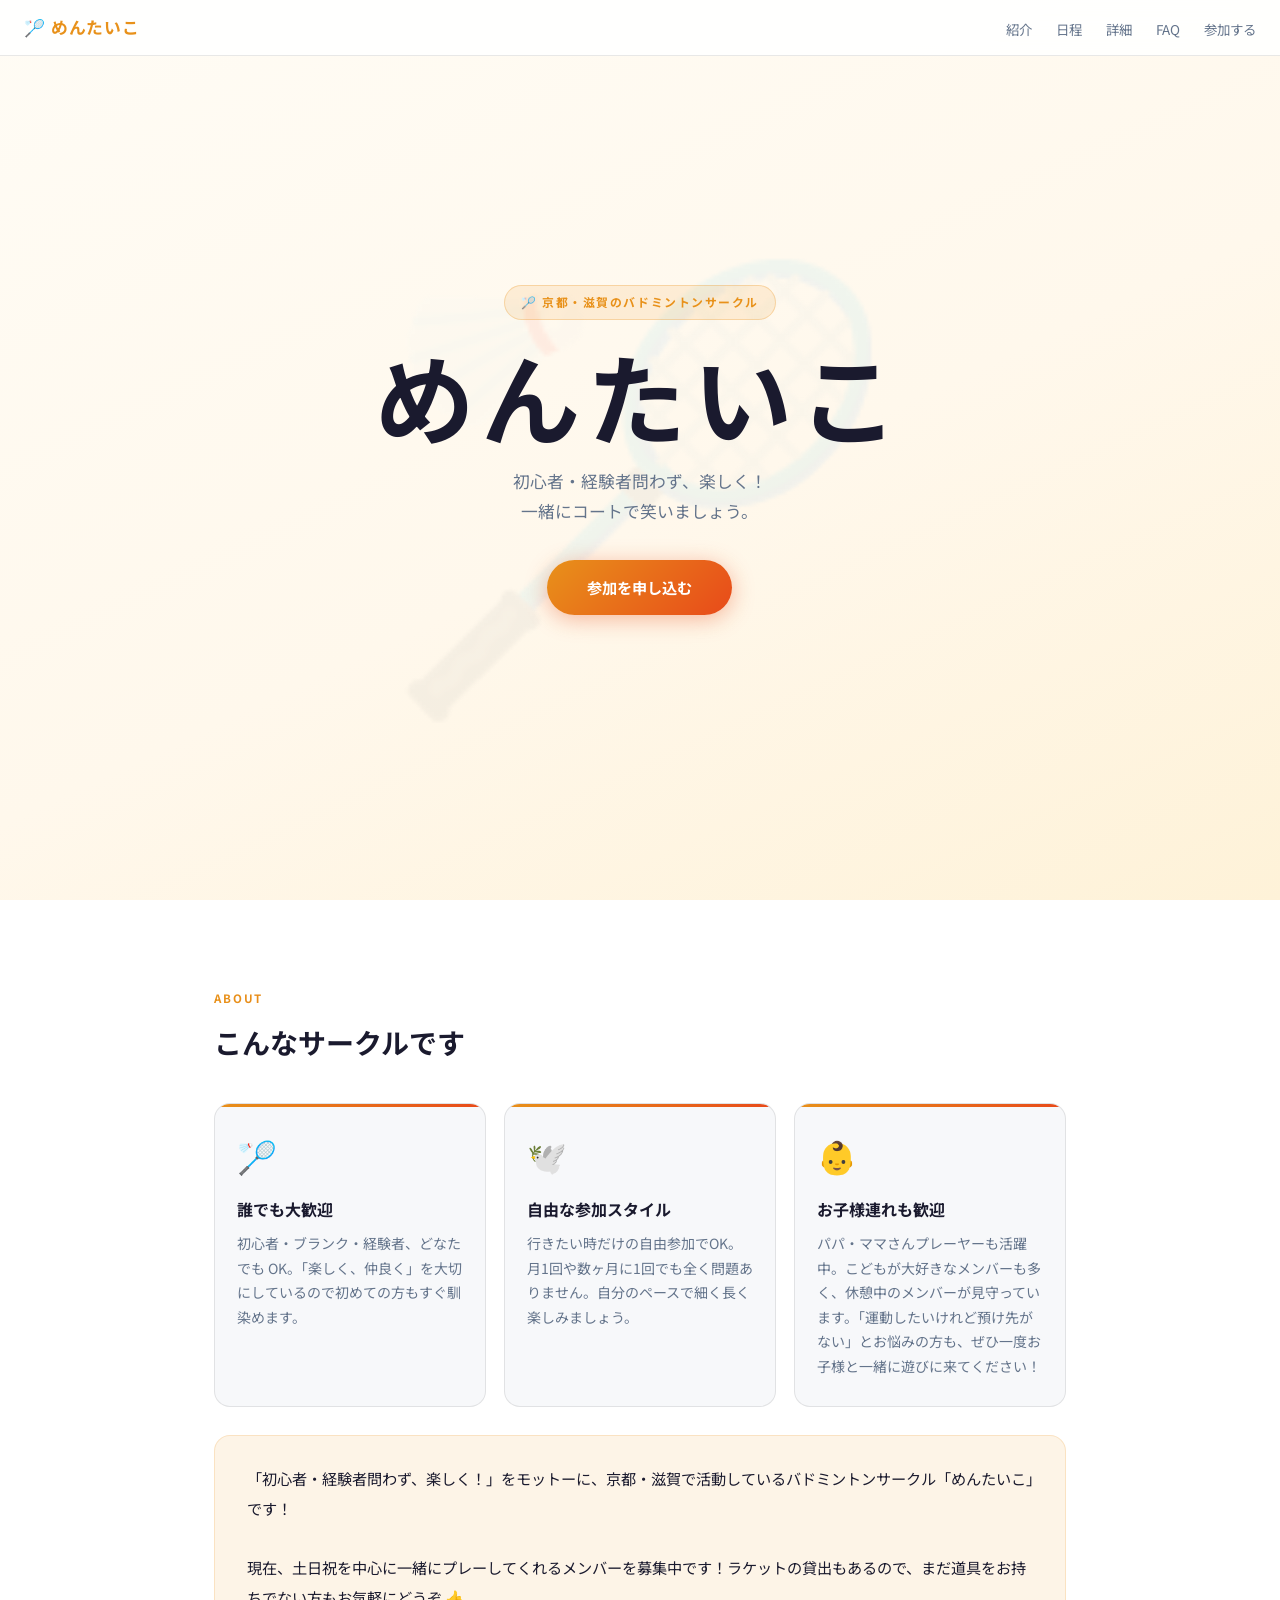
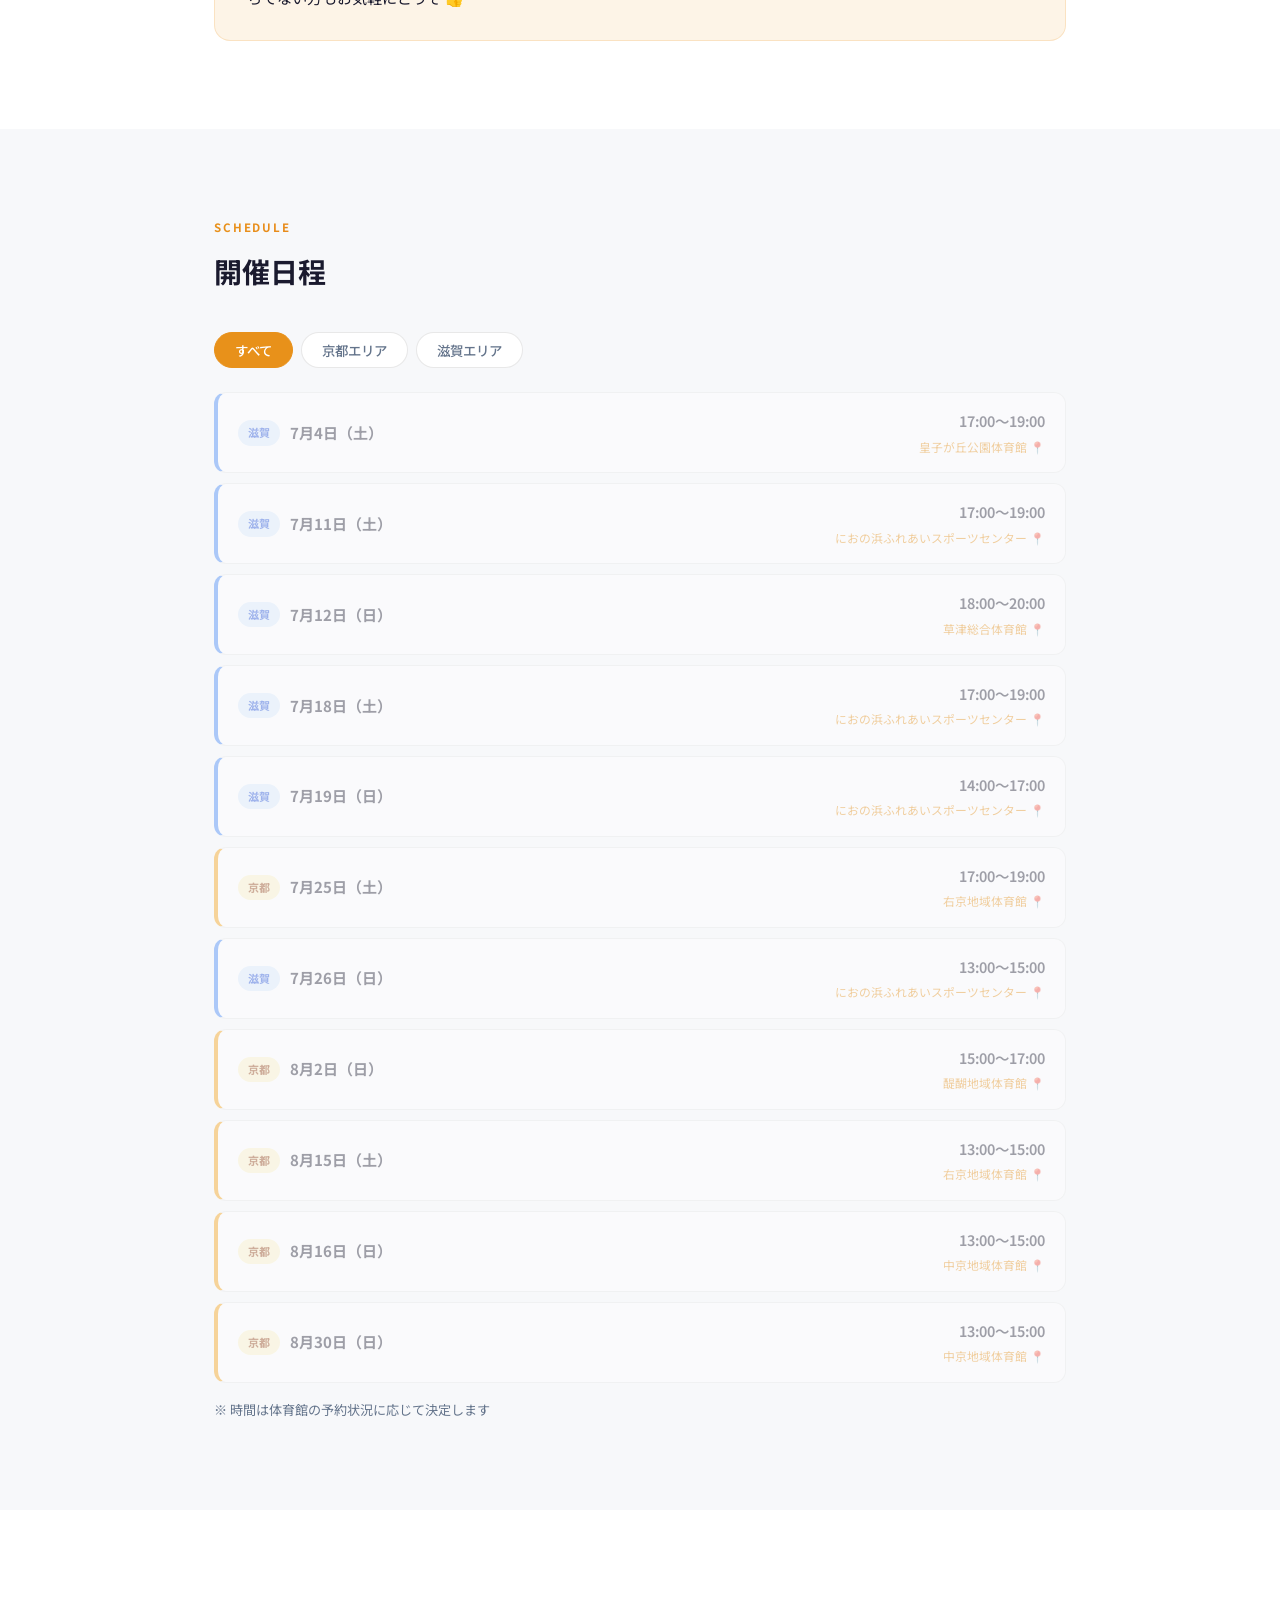
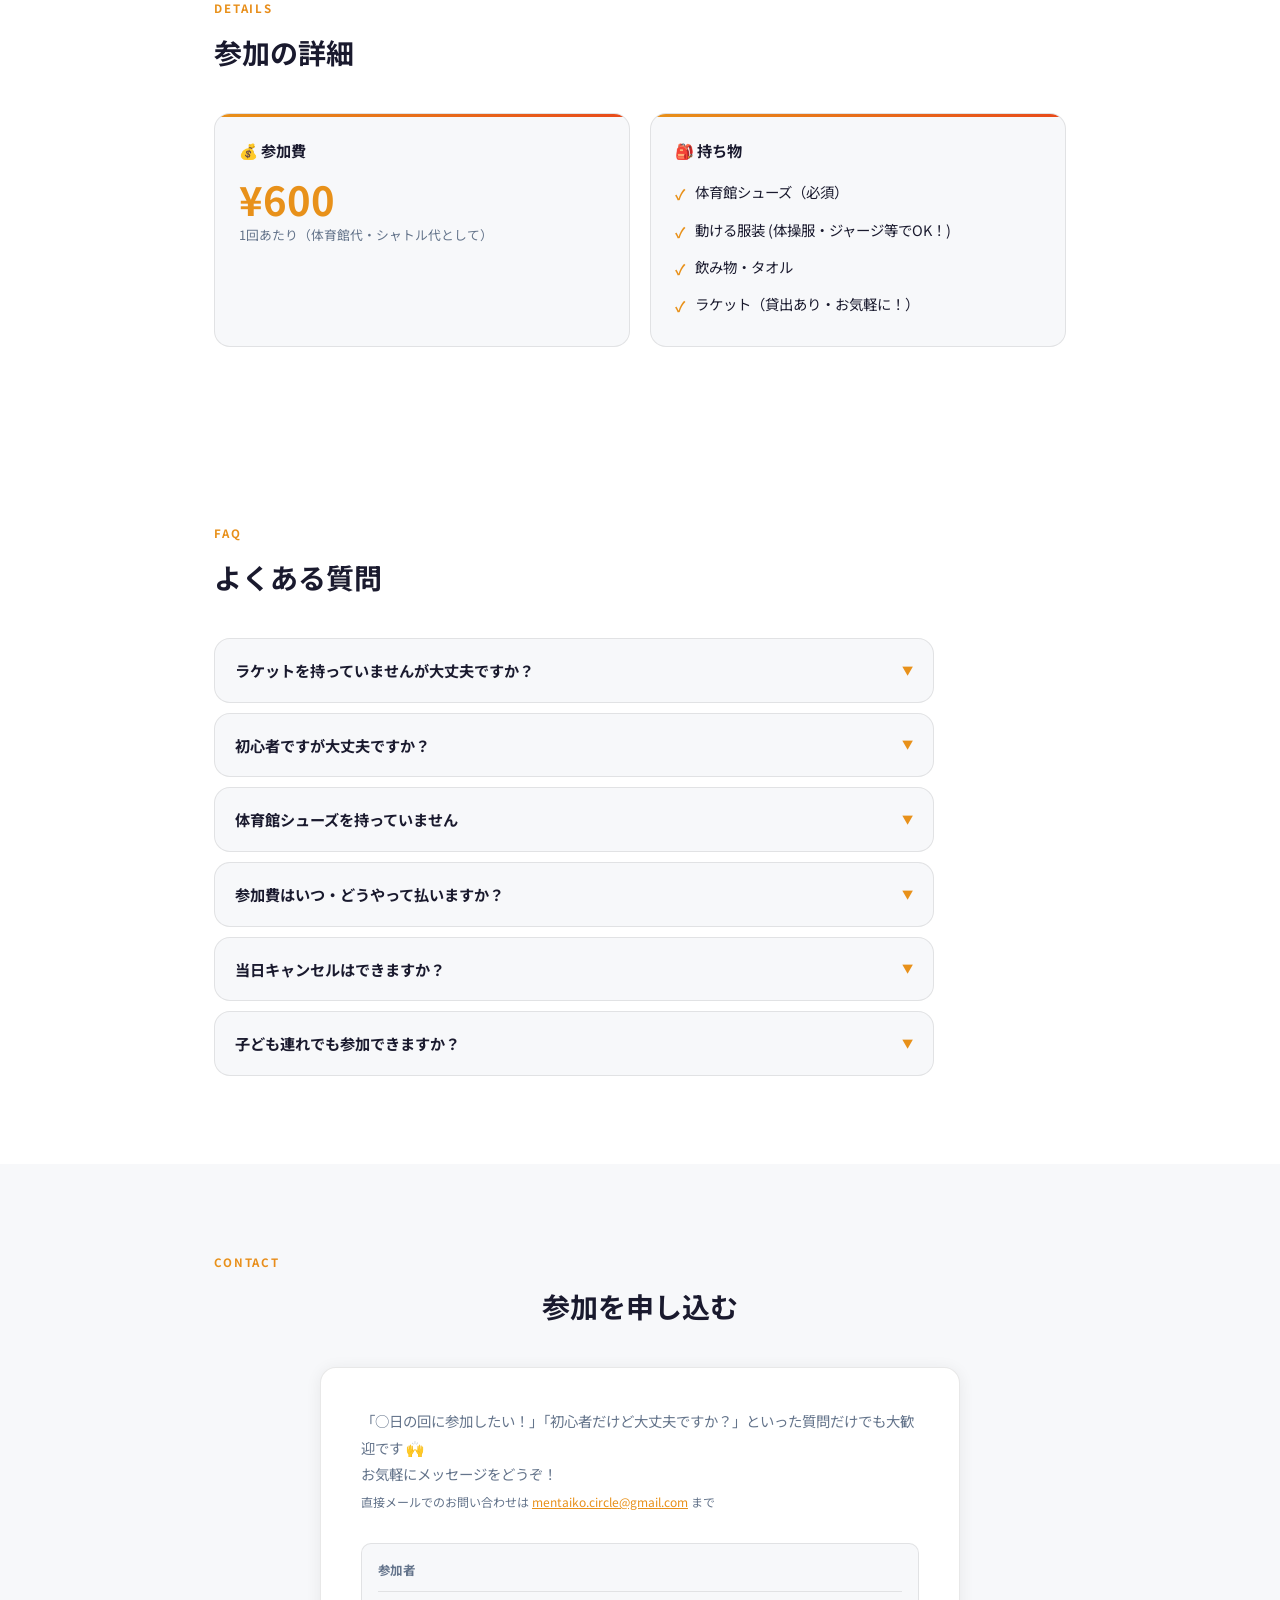
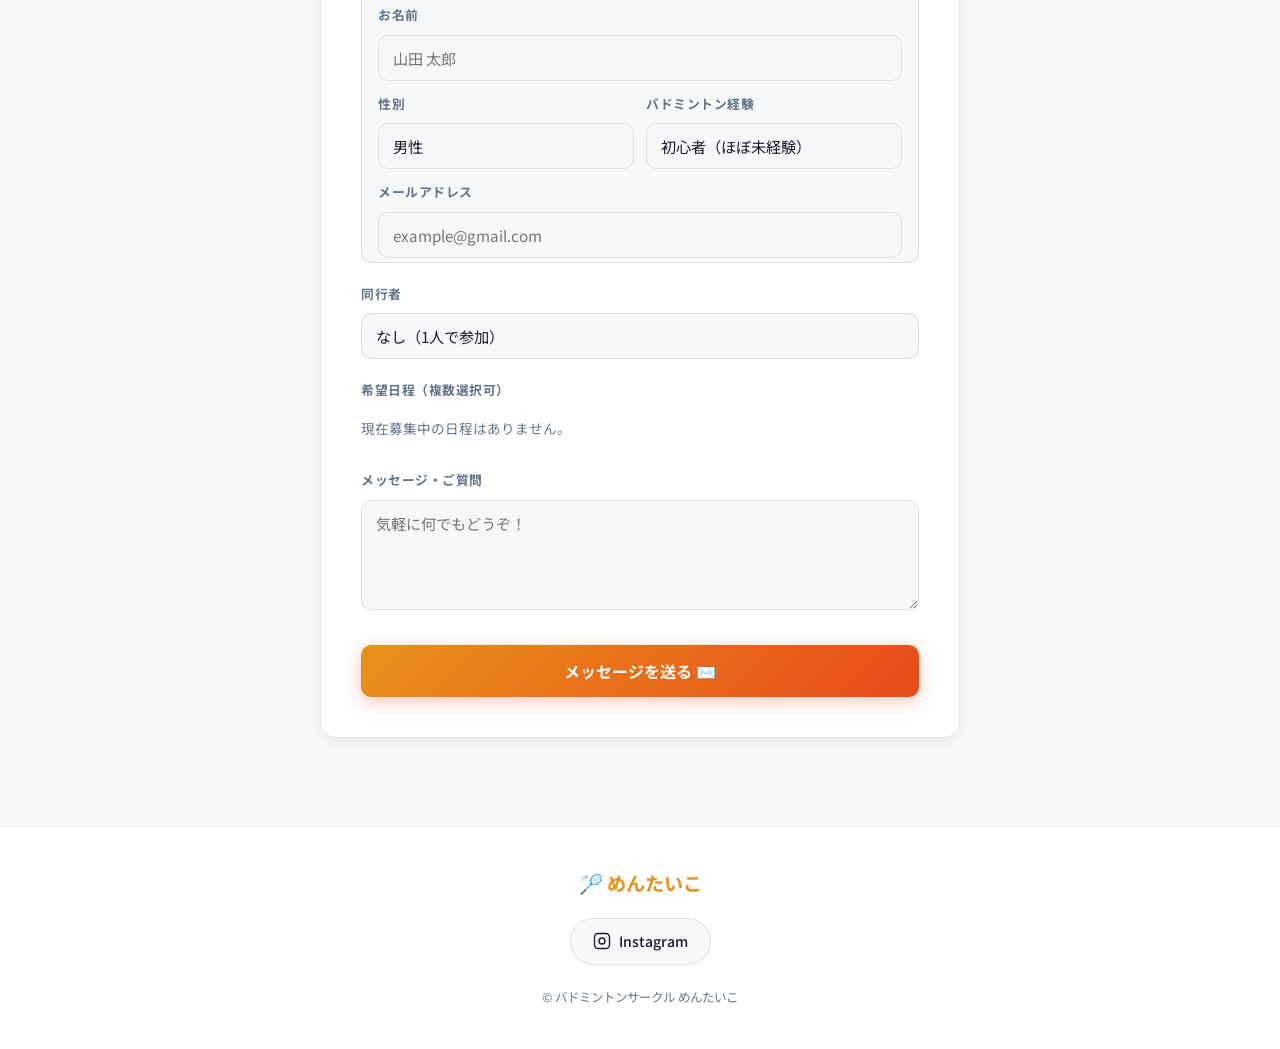
<file: index.html>
<!DOCTYPE html>
<html lang="ja">
<head>
  <meta charset="UTF-8" />
  <meta name="viewport" content="width=device-width, initial-scale=1.0" />
  <title>めんたいこ | 京都・滋賀のバドミントンサークル</title>
  <meta name="description" content="めんたいこは京都・滋賀で活動するバドミントンサークルです。初心者・経験者問わず大歓迎、土日祝中心に活動中。ラケット貸出あり、参加費600円。自由参加スタイルで気軽に参加できます。" />
  <meta name="keywords" content="バドミントンサークル,京都,滋賀,バドミントン,初心者歓迎,社会人サークル" />
  <meta name="robots" content="index, follow" />
  <link rel="canonical" href="https://mentaiko-bad-circle.netlify.app/" />
  <!-- OGP -->
  <meta property="og:type"        content="website" />
  <meta property="og:site_name"   content="めんたいこ" />
  <meta property="og:title"       content="めんたいこ | 京都・滋賀のバドミントンサークル" />
  <meta property="og:description" content="初心者・経験者問わず楽しめるバドミントンサークル。土日祝中心に活動中。ラケット貸出あり、参加費600円。" />
  <meta property="og:url"         content="https://mentaiko-bad-circle.netlify.app" />
  <meta property="og:locale"      content="ja_JP" />
  <meta property="og:image"       content="https://mentaiko-bad-circle.netlify.app/img/mentaiko_icon.jpg" />
  <meta name="twitter:card"        content="summary_large_image" />
  <meta name="twitter:title"       content="めんたいこ | 京都・滋賀のバドミントンサークル" />
  <meta name="twitter:description" content="初心者・経験者問わず楽しめるバドミントンサークル。土日祝中心に活動中。ラケット貸出あり、参加費600円。" />
  <meta name="twitter:image"       content="https://mentaiko-bad-circle.netlify.app/img/mentaiko_icon.jpg" />
  <script type="application/ld+json">
  {
    "@context": "https://schema.org",
    "@type": "SportsOrganization",
    "name": "めんたいこ",
    "url": "https://mentaiko-bad-circle.netlify.app/",
    "logo": "https://mentaiko-bad-circle.netlify.app/img/mentaiko_icon.jpg",
    "description": "京都・滋賀で活動するバドミントンサークル。初心者・経験者問わず大歓迎、土日祝中心に活動中。",
    "areaServed": ["京都府", "滋賀県"],
    "sport": "Badminton"
  }
  </script>
  <script type="application/ld+json">
  {
    "@context": "https://schema.org",
    "@type": "FAQPage",
    "mainEntity": [
      {
        "@type": "Question",
        "name": "ラケットを持っていませんが大丈夫ですか？",
        "acceptedAnswer": {
          "@type": "Answer",
          "text": "ラケットの貸出を行っていますので、道具を揃える前でも気軽に参加いただけます。まずは体育館シューズ（上履き）だけ持って、手ぶらに近い感覚でお越しください！「まずは一度体験してみたい」という方も大歓迎です。"
        }
      },
      {
        "@type": "Question",
        "name": "初心者ですが大丈夫ですか？",
        "acceptedAnswer": {
          "@type": "Answer",
          "text": "もちろん大丈夫です。初心者・ブランクありの方も多く参加されています。ルールがわからなくてもメンバーが丁寧に教えます。"
        }
      },
      {
        "@type": "Question",
        "name": "体育館シューズを持っていません",
        "acceptedAnswer": {
          "@type": "Answer",
          "text": "体育館シューズは必須です（フローリングを傷めるため、外靴・スニーカー不可）。ご参加前にご準備をお願いします。"
        }
      },
      {
        "@type": "Question",
        "name": "参加費はいつ・どうやって払いますか？",
        "acceptedAnswer": {
          "@type": "Answer",
          "text": "当日、現地で現金にてお支払いください。1回600円（体育館代・シャトル代込み）です。"
        }
      },
      {
        "@type": "Question",
        "name": "当日キャンセルはできますか？",
        "acceptedAnswer": {
          "@type": "Answer",
          "text": "はい、大丈夫です。できるだけ早めにご連絡いただければ助かります！"
        }
      },
      {
        "@type": "Question",
        "name": "子ども連れでも参加できますか？",
        "acceptedAnswer": {
          "@type": "Answer",
          "text": "お子様連れも歓迎です。こどもが大好きなメンバーも多く、手が離せない時はメンバーみんなで代わる代わる見守っています。"
        }
      }
    ]
  }
  </script>
  <link rel="preconnect" href="https://fonts.googleapis.com" />
  <link rel="preconnect" href="https://fonts.gstatic.com" crossorigin />
  <link href="https://fonts.googleapis.com/css2?family=Noto+Sans+JP:wght@400;500;700&display=swap" rel="stylesheet" />
  <link rel="stylesheet" href="css/style.css" />
</head>
<body>

<!-- ナビ -->
<nav>
  <a href="#hero" class="nav-logo">🏸 めんたいこ</a>
  <ul class="nav-links">
    <li><a href="#about">紹介</a></li>
    <li><a href="#schedule">日程</a></li>
    <li><a href="#details">詳細</a></li>
    <li><a href="#faq">FAQ</a></li>
    <li><a href="#contact">参加する</a></li>
  </ul>
</nav>

<!-- Hero -->
<section id="hero">
  <div class="hero-inner">
    <div class="hero-tag fade">🏸 京都・滋賀のバドミントンサークル</div>
    <h1 class="hero-title fade">めんたいこ</h1>
    <p class="hero-sub fade">初心者・経験者問わず、楽しく！<br>一緒にコートで笑いましょう。</p>
    <a href="#contact" class="hero-btn fade">参加を申し込む</a>
  </div>
</section>

<!-- About -->
<section id="about">
  <div class="wrapper">
    <p class="section-label fade">About</p>
    <h2 class="section-title fade">こんなサークルです</h2>

    <div class="feature-grid">
      <div class="feature-card fade">
        <div class="feature-icon">🏸</div>
        <h3>誰でも大歓迎</h3>
        <p>初心者・ブランク・経験者、どなたでも OK。「楽しく、仲良く」を大切にしているので初めての方もすぐ馴染めます。</p>
      </div>
      <div class="feature-card fade">
        <div class="feature-icon">🕊️</div>
        <h3>自由な参加スタイル</h3>
        <p>行きたい時だけの自由参加でOK。月1回や数ヶ月に1回でも全く問題ありません。自分のペースで細く長く楽しみましょう。</p>
      </div>
      <div class="feature-card fade">
        <div class="feature-icon">👶</div>
        <h3>お子様連れも歓迎</h3>
        <p>パパ・ママさんプレーヤーも活躍中。こどもが大好きなメンバーも多く、休憩中のメンバーが見守っています。「運動したいけれど預け先がない」とお悩みの方も、ぜひ一度お子様と一緒に遊びに来てください！</p>
      </div>
    </div>

    <div class="about-body fade">
      「初心者・経験者問わず、楽しく！」をモットーに、京都・滋賀で活動しているバドミントンサークル「めんたいこ」です！<br><br>
      現在、土日祝を中心に一緒にプレーしてくれるメンバーを募集中です！ラケットの貸出もあるので、まだ道具をお持ちでない方もお気軽にどうぞ 👍
    </div>
  </div>
</section>

<!-- Schedule -->
<section id="schedule">
  <div class="wrapper">
    <p class="section-label fade">Schedule</p>
    <h2 class="section-title fade">開催日程</h2>

    <div class="schedule-tabs fade" id="schedule-tabs">
      <button class="tab-btn active" data-area="all">すべて</button>
      <button class="tab-btn" data-area="京都">京都エリア</button>
      <button class="tab-btn" data-area="滋賀">滋賀エリア</button>
    </div>

    <div id="schedule-list" class="schedule-list fade"></div>

    <p style="margin-top:16px; font-size:0.82rem; color:var(--sub);">
      ※ 時間は体育館の予約状況に応じて決定します
    </p>
  </div>
</section>

<!-- Details -->
<section id="details">
  <div class="wrapper">
    <p class="section-label fade">Details</p>
    <h2 class="section-title fade">参加の詳細</h2>
    <div class="detail-grid">
      <div class="detail-card fade">
        <h3>💰 参加費</h3>
        <div class="price">¥600</div>
        <div class="price-note">1回あたり（体育館代・シャトル代として）</div>
      </div>
      <div class="detail-card fade">
        <h3>🎒 持ち物</h3>
        <ul class="detail-list">
          <li>体育館シューズ（必須）</li>
          <li>動ける服装 (体操服・ジャージ等でOK！)</li>
          <li>飲み物・タオル</li>
          <li>ラケット（貸出あり・お気軽に！）</li>
        </ul>
      </div>
    </div>
  </div>
</section>

<!-- FAQ -->
<section id="faq">
  <div class="wrapper">
    <p class="section-label fade">FAQ</p>
    <h2 class="section-title fade">よくある質問</h2>
    <div class="faq-list">

      <details class="faq-item fade">
        <summary class="faq-q">ラケットを持っていませんが大丈夫ですか？</summary>
        <p class="faq-a">ラケットの貸出を行っていますので、道具を揃える前でも気軽に参加いただけます。まずは体育館シューズ（上履き）だけ持って、手ぶらに近い感覚でお越しください！「まずは一度体験してみたい」という方も大歓迎です。</p>
      </details>

      <details class="faq-item fade">
        <summary class="faq-q">初心者ですが大丈夫ですか？</summary>
        <p class="faq-a">もちろん大丈夫です。初心者・ブランクありの方も多く参加されています。ルールがわからなくてもメンバーが丁寧に教えます。</p>
      </details>

      <details class="faq-item fade">
        <summary class="faq-q">体育館シューズを持っていません</summary>
        <p class="faq-a">体育館シューズは必須です（フローリングを傷めるため、外靴・スニーカー不可）。ご参加前にご準備をお願いします。</p>
      </details>

      <details class="faq-item fade">
        <summary class="faq-q">参加費はいつ・どうやって払いますか？</summary>
        <p class="faq-a">当日、現地で現金にてお支払いください。1回600円（体育館代・シャトル代込み）です。</p>
      </details>

      <details class="faq-item fade">
        <summary class="faq-q">当日キャンセルはできますか？</summary>
        <p class="faq-a">はい、大丈夫です。できるだけ早めにご連絡いただければ助かります！</p>
      </details>

      <details class="faq-item fade">
        <summary class="faq-q">子ども連れでも参加できますか？</summary>
        <p class="faq-a">お子様連れも歓迎です。こどもが大好きなメンバーも多く、手が離せない時はメンバーみんなで代わる代わる見守っています。</p>
      </details>

    </div>
  </div>
</section>

<!-- Contact -->
<section id="contact">
  <div class="wrapper">
    <p class="section-label fade">Contact</p>
    <h2 class="section-title fade" style="text-align:center;">参加を申し込む</h2>

    <div class="contact-wrap fade">
      <p>
        「○日の回に参加したい！」「初心者だけど大丈夫ですか？」といった質問だけでも大歓迎です 🙌<br>
        お気軽にメッセージをどうぞ！<br>
        <small style="color:var(--sub);">直接メールでのお問い合わせは
          <a href="mailto:mentaiko.circle@gmail.com" style="color:var(--accent);">mentaiko.circle@gmail.com</a>
        まで</small>
      </p>

      <form id="contact-form">
        <div class="companion-card" style="margin-bottom: 20px;">
          <div class="companion-card-header">参加者</div>
          <div class="form-group">
            <label for="name">お名前</label>
            <input type="text" id="name" name="name" placeholder="山田 太郎" required />
          </div>
          <div class="companion-row">
            <div class="form-group" style="margin-bottom: 0;">
              <label for="gender">性別</label>
              <select id="gender" name="gender">
                <option value="男性">男性</option>
                <option value="女性">女性</option>
                <option value="その他・回答しない">その他・回答しない</option>
              </select>
            </div>
            <div class="form-group" style="margin-bottom: 0;">
              <label for="level">バドミントン経験</label>
              <select id="level" name="level">
                <option>初心者（ほぼ未経験）</option>
                <option>ブランクあり</option>
                <option>経験者</option>
              </select>
            </div>
          </div>
          <div class="form-group" style="margin-top: 12px; margin-bottom: 0;">
            <label for="email">メールアドレス</label>
            <input type="email" id="email" name="email" placeholder="example@gmail.com" required />
          </div>
        </div>

        <div class="form-group">
          <label for="companions">同行者</label>
          <select id="companions" name="companions">
            <option value="0">なし（1人で参加）</option>
            <option value="1">1名</option>
            <option value="2">2名</option>
            <option value="3">3名</option>
            <option value="4">4名</option>
            <option value="5">5名</option>
            <option value="6">6名</option>
            <option value="7">7名</option>
            <option value="8">8名</option>
          </select>
        </div>

        <div id="companion-names"></div>

        <div class="form-group">
          <label>希望日程（複数選択可）</label>
          <div id="date-checkboxes" class="date-checkboxes"></div>
          <p id="no-dates-msg" style="display:none; font-size:0.85rem; color:var(--sub); padding:8px 0;">
            現在募集中の日程はありません。
          </p>
        </div>

        <div class="form-group">
          <label for="message">メッセージ・ご質問</label>
          <textarea id="message" name="message" placeholder="気軽に何でもどうぞ！"></textarea>
        </div>

        <button type="submit" class="submit-btn">メッセージを送る ✉️</button>
      </form>

      <div id="form-sent" style="display:none; text-align:center; padding:24px 0;"></div>
    </div>
  </div>
</section>

<!-- Footer -->
<footer>
  <div class="footer-name">🏸 めんたいこ</div>
  <div class="sns-links">
    <a href="https://www.instagram.com/bad_mentaiko_2021?igsh=N3F2eHRxbGQzeWJy&utm_source=qr"
       target="_blank" rel="noopener" class="sns-link">
      <svg class="ig-icon" viewBox="0 0 24 24" aria-hidden="true">
        <rect x="2" y="2" width="20" height="20" rx="5" ry="5"/>
        <circle cx="12" cy="12" r="4"/>
        <circle cx="17.5" cy="6.5" r="0.5" fill="currentColor" stroke="none"/>
      </svg>
      Instagram
    </a>
  </div>
  <p class="footer-copy">© バドミントンサークル めんたいこ</p>
</footer>

<script src="data/schedule.js"></script>
<script src="js/main.js"></script>
</body>
</html>
</file>
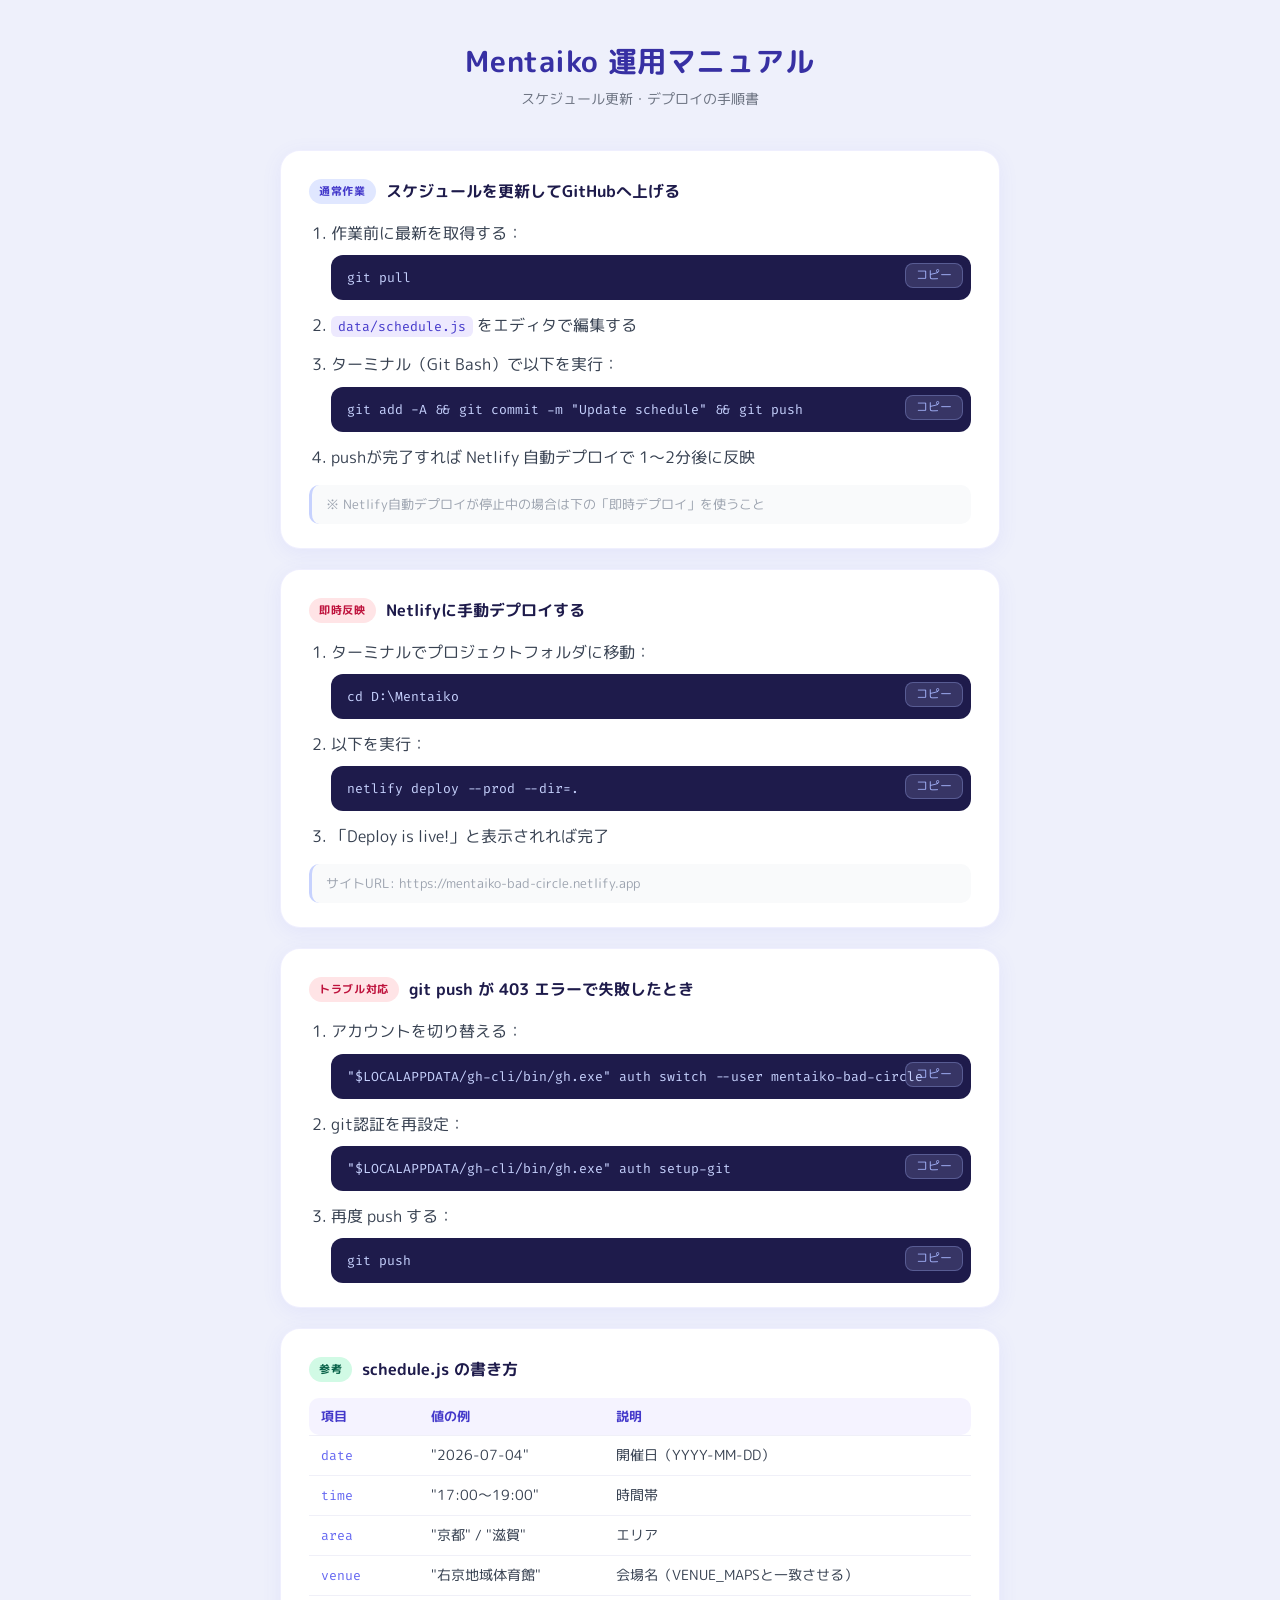
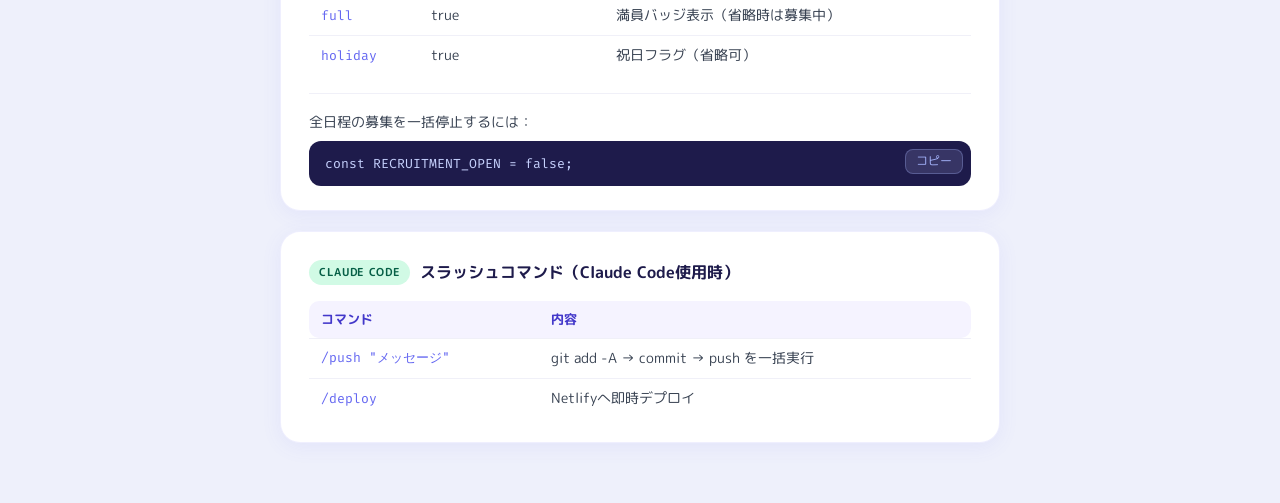
<file: manual.html>
<!DOCTYPE html>
<html lang="ja">
<head>
  <meta charset="UTF-8">
  <meta name="viewport" content="width=device-width, initial-scale=1.0">
  <meta name="robots" content="noindex, follow">
  <title>Mentaiko 運用マニュアル</title>
  <link rel="preconnect" href="https://fonts.googleapis.com">
  <link href="https://fonts.googleapis.com/css2?family=M+PLUS+Rounded+1c:wght@400;500;700&family=Fira+Code:wght@400;500&display=swap" rel="stylesheet">
  <style>
    * { box-sizing: border-box; margin: 0; padding: 0; }

    body {
      font-family: 'M PLUS Rounded 1c', sans-serif;
      background: #eef0fb;
      color: #2d2d3a;
      min-height: 100vh;
      padding: 40px 20px;
    }

    .container {
      max-width: 720px;
      margin: 0 auto;
    }

    header {
      text-align: center;
      margin-bottom: 40px;
    }

    header h1 {
      font-size: 1.8rem;
      font-weight: 700;
      color: #3730a3;
      letter-spacing: 0.02em;
    }

    header p {
      font-size: 0.9rem;
      color: #6b7280;
      margin-top: 6px;
    }

    .card {
      background: #fff;
      border-radius: 20px;
      padding: 28px 28px 24px;
      margin-bottom: 20px;
      box-shadow: 0 4px 20px rgba(99, 102, 241, 0.08);
      border: 1px solid rgba(99, 102, 241, 0.1);
    }

    .card-header {
      display: flex;
      align-items: center;
      gap: 10px;
      margin-bottom: 16px;
    }

    .badge {
      display: inline-flex;
      align-items: center;
      gap: 4px;
      font-size: 0.7rem;
      font-weight: 700;
      padding: 4px 10px;
      border-radius: 20px;
      letter-spacing: 0.06em;
      text-transform: uppercase;
      white-space: nowrap;
    }

    .badge-normal { background: #e0e7ff; color: #4338ca; }
    .badge-urgent { background: #ffe4e6; color: #be123c; }
    .badge-tip    { background: #d1fae5; color: #065f46; }

    h2 {
      font-size: 1rem;
      font-weight: 700;
      color: #1e1b4b;
    }

    ol {
      padding-left: 22px;
      display: flex;
      flex-direction: column;
      gap: 12px;
    }

    li {
      line-height: 1.7;
      color: #374151;
    }

    .copy-wrap {
      position: relative;
      margin-top: 8px;
    }

    code {
      display: block;
      background: #1e1b4b;
      color: #c7d2fe;
      font-family: 'Fira Code', monospace;
      font-size: 0.82rem;
      padding: 12px 16px;
      border-radius: 12px;
      white-space: pre;
      overflow-x: auto;
      line-height: 1.6;
    }

    code.inline {
      display: inline;
      background: #ede9fe;
      color: #4338ca;
      font-family: 'Fira Code', monospace;
      font-size: 0.82rem;
      padding: 2px 7px;
      border-radius: 6px;
      white-space: nowrap;
    }

    .copy-btn {
      position: absolute;
      top: 8px;
      right: 8px;
      background: rgba(199, 210, 254, 0.15);
      color: #a5b4fc;
      border: 1px solid rgba(165, 180, 252, 0.3);
      border-radius: 8px;
      padding: 3px 10px;
      font-size: 0.72rem;
      font-family: 'M PLUS Rounded 1c', sans-serif;
      cursor: pointer;
      transition: background 0.15s;
    }

    .copy-btn:hover {
      background: rgba(199, 210, 254, 0.3);
    }

    .note {
      font-size: 0.82rem;
      color: #9ca3af;
      margin-top: 14px;
      padding: 10px 14px;
      background: #f9fafb;
      border-radius: 10px;
      border-left: 3px solid #c7d2fe;
    }

    .divider {
      border: none;
      border-top: 1px solid #f0f0f8;
      margin: 18px 0;
    }

    table {
      width: 100%;
      border-collapse: collapse;
      font-size: 0.88rem;
      margin-top: 4px;
    }

    th {
      background: #f5f3ff;
      color: #4338ca;
      text-align: left;
      padding: 9px 12px;
      font-weight: 700;
      font-size: 0.8rem;
    }

    th:first-child { border-radius: 10px 0 0 10px; }
    th:last-child  { border-radius: 0 10px 10px 0; }

    td {
      padding: 9px 12px;
      border-top: 1px solid #f0f0f8;
      color: #374151;
    }

    td:first-child {
      font-family: 'Fira Code', monospace;
      font-size: 0.82rem;
      color: #6366f1;
      white-space: nowrap;
    }
  </style>
</head>
<body>
<div class="container">

  <header>
    <h1>Mentaiko 運用マニュアル</h1>
    <p>スケジュール更新・デプロイの手順書</p>
  </header>

  <!-- 通常更新 -->
  <div class="card">
    <div class="card-header">
      <span class="badge badge-normal">通常作業</span>
      <h2>スケジュールを更新してGitHubへ上げる</h2>
    </div>
    <ol>
      <li>作業前に最新を取得する：
        <div class="copy-wrap">
          <button class="copy-btn" onclick="copy(this)">コピー</button>
          <code>git pull</code>
        </div>
      </li>
      <li><code class="inline">data/schedule.js</code> をエディタで編集する</li>
      <li>ターミナル（Git Bash）で以下を実行：
        <div class="copy-wrap">
          <button class="copy-btn" onclick="copy(this)">コピー</button>
          <code>git add -A && git commit -m "Update schedule" && git push</code>
        </div>
      </li>
      <li>pushが完了すれば Netlify 自動デプロイで 1〜2分後に反映</li>
    </ol>
    <p class="note">※ Netlify自動デプロイが停止中の場合は下の「即時デプロイ」を使うこと</p>
  </div>

  <!-- 即時デプロイ -->
  <div class="card">
    <div class="card-header">
      <span class="badge badge-urgent">即時反映</span>
      <h2>Netlifyに手動デプロイする</h2>
    </div>
    <ol>
      <li>ターミナルでプロジェクトフォルダに移動：
        <div class="copy-wrap">
          <button class="copy-btn" onclick="copy(this)">コピー</button>
          <code>cd D:\Mentaiko</code>
        </div>
      </li>
      <li>以下を実行：
        <div class="copy-wrap">
          <button class="copy-btn" onclick="copy(this)">コピー</button>
          <code>netlify deploy --prod --dir=.</code>
        </div>
      </li>
      <li>「Deploy is live!」と表示されれば完了</li>
    </ol>
    <p class="note">サイトURL: https://mentaiko-bad-circle.netlify.app</p>
  </div>

  <!-- push失敗時 -->
  <div class="card">
    <div class="card-header">
      <span class="badge badge-urgent">トラブル対応</span>
      <h2>git push が 403 エラーで失敗したとき</h2>
    </div>
    <ol>
      <li>アカウントを切り替える：
        <div class="copy-wrap">
          <button class="copy-btn" onclick="copy(this)">コピー</button>
          <code>"$LOCALAPPDATA/gh-cli/bin/gh.exe" auth switch --user mentaiko-bad-circle</code>
        </div>
      </li>
      <li>git認証を再設定：
        <div class="copy-wrap">
          <button class="copy-btn" onclick="copy(this)">コピー</button>
          <code>"$LOCALAPPDATA/gh-cli/bin/gh.exe" auth setup-git</code>
        </div>
      </li>
      <li>再度 push する：
        <div class="copy-wrap">
          <button class="copy-btn" onclick="copy(this)">コピー</button>
          <code>git push</code>
        </div>
      </li>
    </ol>
  </div>

  <!-- schedule.js の書き方 -->
  <div class="card">
    <div class="card-header">
      <span class="badge badge-tip">参考</span>
      <h2>schedule.js の書き方</h2>
    </div>
    <table>
      <tr><th>項目</th><th>値の例</th><th>説明</th></tr>
      <tr><td>date</td><td>"2026-07-04"</td><td>開催日（YYYY-MM-DD）</td></tr>
      <tr><td>time</td><td>"17:00〜19:00"</td><td>時間帯</td></tr>
      <tr><td>area</td><td>"京都" / "滋賀"</td><td>エリア</td></tr>
      <tr><td>venue</td><td>"右京地域体育館"</td><td>会場名（VENUE_MAPSと一致させる）</td></tr>
      <tr><td>full</td><td>true</td><td>満員バッジ表示（省略時は募集中）</td></tr>
      <tr><td>holiday</td><td>true</td><td>祝日フラグ（省略可）</td></tr>
    </table>
    <hr class="divider">
    <p style="font-size:0.88rem;color:#374151;margin-bottom:8px;">全日程の募集を一括停止するには：</p>
    <div class="copy-wrap">
      <button class="copy-btn" onclick="copy(this)">コピー</button>
      <code>const RECRUITMENT_OPEN = false;</code>
    </div>
  </div>

  <!-- Claude Code スラッシュコマンド -->
  <div class="card">
    <div class="card-header">
      <span class="badge badge-tip">Claude Code</span>
      <h2>スラッシュコマンド（Claude Code使用時）</h2>
    </div>
    <table>
      <tr><th>コマンド</th><th>内容</th></tr>
      <tr><td>/push "メッセージ"</td><td>git add -A → commit → push を一括実行</td></tr>
      <tr><td>/deploy</td><td>Netlifyへ即時デプロイ</td></tr>
    </table>
  </div>

</div>
<script>
  function copy(btn) {
    const code = btn.parentElement.querySelector('code');
    navigator.clipboard.writeText(code.textContent.trim()).then(() => {
      btn.textContent = '✓ コピー済み';
      setTimeout(() => btn.textContent = 'コピー', 1500);
    });
  }
</script>
</body>
</html>
</file>
<file: css/style.css>
/* ============================================================
   めんたいこ サークルサイト - スタイルシート
   ============================================================ */

*, *::before, *::after { box-sizing: border-box; margin: 0; padding: 0; }

:root {
  --bg:          #f7f8fa;
  --surface:     #ffffff;
  --accent:      #e8911a;
  --accent-dim:  rgba(232, 145, 26, 0.1);
  --accent-dark: #c97a0e;
  --text:        #1a1a2e;
  --sub:         #64748b;
  --border:      rgba(0, 0, 0, 0.09);
  --shadow-sm:   0 2px 16px rgba(0, 0, 0, 0.07);
  --shadow-md:   0 6px 32px rgba(0, 0, 0, 0.11);
  --radius:      16px;
}

html { scroll-behavior: smooth; }

body {
  font-family: 'Noto Sans JP', sans-serif;
  background: var(--bg);
  color: var(--text);
  line-height: 1.75;
}

/* ── ナビゲーション ──────────────────────────────────────── */
nav {
  position: fixed; top: 0; left: 0; right: 0; z-index: 100;
  background: rgba(255, 255, 255, 0.88);
  backdrop-filter: blur(14px);
  -webkit-backdrop-filter: blur(14px);
  border-bottom: 1px solid var(--border);
  height: 56px;
  padding: 0 24px;
  display: flex; align-items: center; justify-content: space-between;
}
.nav-logo {
  font-weight: 700; font-size: 1.05rem;
  color: var(--accent); text-decoration: none; letter-spacing: 0.05em;
}
.nav-links { display: flex; gap: 24px; list-style: none; }
.nav-links a {
  color: var(--sub); text-decoration: none;
  font-size: 0.84rem; transition: color 0.2s;
}
.nav-links a:hover { color: var(--text); }

/* ── 共通レイアウト ──────────────────────────────────────── */
.wrapper { max-width: 900px; margin: 0 auto; padding: 0 24px; }
section  { padding: 88px 0; }

.section-label {
  font-size: 0.72rem; font-weight: 700;
  letter-spacing: 0.16em; text-transform: uppercase;
  background: linear-gradient(90deg, #e8911a, #e84a1a);
  -webkit-background-clip: text;
  -webkit-text-fill-color: transparent;
  background-clip: text;
  margin-bottom: 10px;
}
.section-title { font-size: 1.75rem; font-weight: 700; margin-bottom: 36px; }

/* ── フェードイン ────────────────────────────────────────── */
.fade {
  opacity: 0;
  transform: translateY(28px);
  transition: opacity 0.65s ease, transform 0.65s ease;
}
.fade.visible { opacity: 1; transform: translateY(0); }

/* ── Hero ───────────────────────────────────────────────── */
#hero {
  min-height: 100vh;
  display: flex; align-items: center; justify-content: center;
  text-align: center; padding: 80px 24px;
  background: linear-gradient(155deg, #fffcf5 0%, #fff8ec 55%, #fef2d8 100%);
  position: relative; overflow: hidden;
}
#hero::before {
  content: '🏸';
  position: absolute; font-size: 420px; opacity: 0.055;
  top: 50%; left: 50%; transform: translate(-50%, -50%);
  pointer-events: none; user-select: none;
}
.hero-inner { position: relative; z-index: 1; }

.hero-tag {
  display: inline-block;
  background: rgba(232, 145, 26, 0.12);
  color: var(--accent);
  font-size: 0.74rem; font-weight: 700; letter-spacing: 0.13em;
  padding: 6px 16px; border-radius: 999px;
  border: 1px solid rgba(232, 145, 26, 0.28);
  margin-bottom: 22px;
}
.hero-title {
  font-size: clamp(3.5rem, 11vw, 6.2rem);
  font-weight: 700; letter-spacing: 0.07em; line-height: 1.08;
  margin-bottom: 18px; color: var(--text);
}
.hero-sub {
  font-size: 1.05rem; color: var(--sub);
  max-width: 480px; margin: 0 auto 34px;
}
.hero-btn {
  display: inline-block;
  background: linear-gradient(135deg, #e8911a, #e84a1a); color: #fff;
  font-weight: 700; font-size: 0.95rem;
  padding: 14px 40px; border-radius: 999px; text-decoration: none;
  box-shadow: 0 4px 22px rgba(232, 75, 26, 0.38);
  transition: background 0.2s, transform 0.2s, box-shadow 0.2s;
}
.hero-btn:hover {
  background: linear-gradient(135deg, #c97a0e, #c93a0e);
  transform: translateY(-3px);
  box-shadow: 0 8px 32px rgba(232, 75, 26, 0.45);
}

/* ── About ──────────────────────────────────────────────── */
#about { background: var(--surface); }

.feature-grid {
  display: grid;
  grid-template-columns: repeat(auto-fit, minmax(230px, 1fr));
  gap: 18px; margin-bottom: 28px;
}
.feature-card {
  background: var(--bg); border: 1px solid var(--border);
  border-radius: var(--radius); padding: 28px 22px;
  transition: transform 0.2s, box-shadow 0.2s;
  overflow: hidden;
}
.feature-card::before {
  content: '';
  display: block;
  height: 3px;
  background: linear-gradient(90deg, #e8911a, #e84a1a);
  margin: -28px -22px 20px;
}
.feature-card:hover { transform: translateY(-4px); box-shadow: var(--shadow-md); }
.feature-icon  { font-size: 2rem; margin-bottom: 12px; }
.feature-card h3 { font-size: 1rem; font-weight: 700; margin-bottom: 8px; }
.feature-card p  { font-size: 0.875rem; color: var(--sub); line-height: 1.75; }

.about-body {
  background: var(--accent-dim);
  border: 1px solid rgba(232, 145, 26, 0.18);
  border-radius: var(--radius); padding: 28px 32px;
  font-size: 0.95rem; line-height: 1.95;
}

/* ── Schedule ───────────────────────────────────────────── */
#schedule { background: var(--bg); }

.schedule-tabs { display: flex; gap: 8px; margin-bottom: 24px; flex-wrap: wrap; }
.tab-btn {
  background: var(--surface); border: 1.5px solid var(--border);
  color: var(--sub); padding: 7px 20px; border-radius: 999px;
  cursor: pointer; font-size: 0.84rem; font-weight: 500;
  font-family: inherit; transition: all 0.2s;
}
.tab-btn.active        { background: var(--accent); color: #fff; border-color: var(--accent); }
.tab-btn:hover:not(.active) { border-color: var(--accent); color: var(--accent); }

.schedule-list { display: flex; flex-direction: column; gap: 10px; }

.schedule-item {
  background: var(--surface); border: 1.5px solid var(--border);
  border-left: 4px solid transparent;
  border-radius: 12px; padding: 15px 20px;
  display: flex; align-items: center; justify-content: space-between; gap: 12px;
  transition: border-color 0.2s, box-shadow 0.2s;
}
.schedule-item.area-kyoto { border-left-color: #f59e0b; }
.schedule-item.area-shiga { border-left-color: #3b82f6; }
.schedule-item:hover:not(.past) { border-color: var(--accent); box-shadow: var(--shadow-sm); }
.schedule-item.past { opacity: 0.4; }

.schedule-left { display: flex; align-items: center; gap: 10px; flex-wrap: wrap; }

.area-badge {
  font-size: 0.69rem; font-weight: 700; padding: 3px 10px;
  border-radius: 999px; flex-shrink: 0;
}
.area-badge.kyoto { background: #fef3c7; color: #92400e; }
.area-badge.shiga { background: #dbeafe; color: #1d4ed8; }

.schedule-day   { font-weight: 700; font-size: 0.94rem; }

.schedule-right { text-align: right; flex-shrink: 0; }
.schedule-time  { font-size: 0.9rem; font-weight: 600; display: block; }
.schedule-venue { font-size: 0.74rem; color: var(--sub); display: block; margin-top: 3px; }
a.venue-link { color: var(--accent); text-decoration: none; }
a.venue-link:hover { text-decoration: underline; }

/* ── Details ────────────────────────────────────────────── */
#details { background: var(--surface); }

.detail-grid {
  display: grid;
  grid-template-columns: repeat(auto-fit, minmax(260px, 1fr));
  gap: 20px;
}
.detail-card {
  background: var(--bg); border: 1px solid var(--border);
  border-radius: var(--radius); padding: 28px 24px;
  overflow: hidden;
}
.detail-card::before {
  content: '';
  display: block;
  height: 3px;
  background: linear-gradient(90deg, #e8911a, #e84a1a);
  margin: -28px -24px 20px;
}
.detail-card h3      { font-size: 0.95rem; font-weight: 700; margin-bottom: 16px; }
.detail-card .price  { font-size: 2.5rem; font-weight: 700; color: var(--accent); line-height: 1; margin-bottom: 5px; }
.detail-card .price-note { font-size: 0.8rem; color: var(--sub); }

.detail-list { list-style: none; display: flex; flex-direction: column; gap: 10px; }
.detail-list li {
  font-size: 0.9rem; display: flex; align-items: flex-start; gap: 10px;
}
.detail-list li::before {
  content: '✓'; color: var(--accent); font-weight: 700; flex-shrink: 0; margin-top: 2px;
}

/* ── FAQ ────────────────────────────────────────────────── */
#faq { background: var(--surface); }

.faq-list { display: flex; flex-direction: column; gap: 10px; max-width: 720px; }

.faq-item {
  background: var(--bg); border: 1.5px solid var(--border);
  border-radius: var(--radius); overflow: hidden;
  transition: border-color 0.2s, box-shadow 0.2s;
}
.faq-item[open] { border-color: var(--accent); box-shadow: var(--shadow-sm); }

.faq-q {
  list-style: none; padding: 18px 20px;
  font-size: 0.95rem; font-weight: 700; cursor: pointer;
  display: flex; align-items: center; justify-content: space-between; gap: 12px;
  user-select: none; transition: background 0.2s;
}
.faq-q::-webkit-details-marker { display: none; }
.faq-q:hover { background: var(--accent-dim); }
.faq-item[open] .faq-q { background: var(--accent-dim); }
.faq-q::after {
  content: '▼'; font-size: 0.7rem;
  color: var(--accent); flex-shrink: 0; transition: transform 0.25s;
}
.faq-item[open] .faq-q::after { transform: rotate(180deg); }

@keyframes faq-open {
  from { opacity: 0; transform: translateY(-6px); }
  to   { opacity: 1; transform: translateY(0); }
}

.faq-a {
  animation: faq-open 0.25s ease;
  padding: 14px 20px 18px; font-size: 0.88rem;
  color: var(--sub); line-height: 1.85;
  border-top: 1px solid var(--border);
}

/* ── Contact ────────────────────────────────────────────── */
#contact { background: var(--bg); }

.contact-wrap {
  background: var(--surface); border: 1px solid var(--border);
  border-radius: var(--radius); padding: 40px;
  max-width: 640px; margin: 0 auto; box-shadow: var(--shadow-sm);
}
.contact-wrap > p { color: var(--sub); font-size: 0.9rem; margin-bottom: 28px; line-height: 1.85; }

.form-group { margin-bottom: 20px; }
.form-group label {
  display: block; font-size: 0.8rem; font-weight: 700;
  color: var(--sub); margin-bottom: 8px; letter-spacing: 0.04em;
}
.form-group input,
.form-group textarea,
.form-group select {
  width: 100%; background: var(--bg); border: 1.5px solid var(--border);
  border-radius: 10px; color: var(--text); font-family: inherit;
  font-size: 0.95rem; padding: 11px 14px;
  transition: border-color 0.2s; outline: none; appearance: none;
}
.form-group input:focus,
.form-group textarea:focus,
.form-group select:focus { border-color: var(--accent); }
.form-group textarea { resize: vertical; min-height: 110px; }

/* 日程チェックボックス */
.date-checkboxes { display: flex; flex-direction: column; gap: 8px; }

.date-checkbox-item {
  display: flex; align-items: center; gap: 14px;
  background: var(--bg); border: 1.5px solid var(--border);
  border-radius: 10px; padding: 12px 16px; cursor: pointer;
  transition: border-color 0.2s, background 0.2s;
  user-select: none;
}
.date-checkbox-item:has(input:checked) {
  border-color: var(--accent);
  background: var(--accent-dim);
}

.full-badge, .waitlist-badge {
  display: inline-block;
  color: #fff;
  font-size: 0.7rem;
  font-weight: 700;
  padding: 1px 6px;
  border-radius: 4px;
  margin-left: 6px;
  vertical-align: middle;
}
.full-badge     { background: var(--accent); }
.waitlist-badge { background: #f59e0b; }
.date-checkbox-item input[type="checkbox"] {
  display: none;
}

.date-checkbox-item::before {
  content: '';
  width: 24px; height: 24px; min-width: 24px;
  border: 2px solid var(--border);
  border-radius: 6px;
  background: var(--surface);
  flex-shrink: 0;
  transition: background 0.2s, border-color 0.2s;
}

.date-checkbox-item:has(input:checked)::before {
  background: var(--accent);
  border-color: var(--accent);
  background-image: url("data:image/svg+xml,%3Csvg xmlns='http://www.w3.org/2000/svg' viewBox='0 0 12 10'%3E%3Cpolyline points='1.5%2C5 4.5%2C8.5 10.5%2C1.5' stroke='white' stroke-width='2' fill='none' stroke-linecap='round' stroke-linejoin='round'/%3E%3C/svg%3E");
  background-repeat: no-repeat;
  background-position: center;
  background-size: 15px;
  animation: checkbox-pop 0.25s cubic-bezier(0.34, 1.56, 0.64, 1) forwards;
}

@keyframes checkbox-pop {
  0%   { transform: scale(0.5); }
  100% { transform: scale(1); }
}
.checkbox-content { display: flex; flex-direction: column; gap: 2px; }
.checkbox-label   { font-size: 0.9rem; font-weight: 500; }
.checkbox-sub     { font-size: 0.75rem; color: var(--sub); }

/* 同行者カード */
.companion-card {
  background: var(--bg);
  border: 1.5px solid var(--border);
  border-radius: 10px;
  padding: 16px 16px 4px;
  margin-bottom: 12px;
}
.companion-card-header {
  font-size: 0.78rem; font-weight: 700;
  color: var(--sub); letter-spacing: 0.04em;
  margin-bottom: 12px;
  padding-bottom: 10px;
  border-bottom: 1px solid var(--border);
}
.companion-card .form-group { margin-bottom: 12px; }
.companion-row {
  display: grid;
  grid-template-columns: 1fr 1fr;
  gap: 12px;
}

.submit-btn {
  width: 100%; background: linear-gradient(135deg, #e8911a, #e84a1a); color: #fff;
  font-weight: 700; font-size: 1rem; padding: 14px;
  border: none; border-radius: 10px; cursor: pointer; font-family: inherit;
  box-shadow: 0 4px 16px rgba(232, 75, 26, 0.32); margin-top: 8px;
  transition: background 0.2s, transform 0.2s, box-shadow 0.2s;
}
.submit-btn:hover {
  background: linear-gradient(135deg, #c97a0e, #c93a0e);
  transform: translateY(-2px);
  box-shadow: 0 8px 24px rgba(232, 75, 26, 0.42);
}

/* ── Footer ─────────────────────────────────────────────── */
footer {
  border-top: 1px solid var(--border);
  background: var(--surface);
  padding: 40px 24px; text-align: center;
}
.footer-name  { font-size: 1.2rem; font-weight: 700; color: var(--accent); margin-bottom: 18px; }
.sns-links    { display: flex; justify-content: center; gap: 12px; margin-bottom: 22px; flex-wrap: wrap; }
.sns-link {
  display: flex; align-items: center; gap: 8px;
  background: var(--bg); border: 1.5px solid var(--border); color: var(--text);
  text-decoration: none; padding: 10px 22px; border-radius: 999px;
  font-size: 0.88rem; font-weight: 500; transition: all 0.2s;
}
.sns-link:hover { border-color: var(--accent); color: var(--accent); }
.ig-icon {
  width: 18px; height: 18px; fill: none; stroke: currentColor;
  stroke-width: 1.8; stroke-linecap: round; stroke-linejoin: round;
}
.footer-copy { font-size: 0.78rem; color: var(--sub); }

/* ── レスポンシブ ────────────────────────────────────────── */
@media (max-width: 600px) {
  nav { padding: 0 16px; }
  .nav-links { gap: 14px; }
  .nav-links a { font-size: 0.78rem; }

  section { padding: 60px 0; }
  .wrapper { padding: 0 16px; }
  .section-title { font-size: 1.4rem; }

  .schedule-item { flex-direction: column; align-items: flex-start; gap: 8px; }
  .schedule-right { text-align: left; }

  .contact-wrap { padding: 24px 16px; }
  .about-body   { padding: 20px; }
  .hero-title   { letter-spacing: 0.02em; }
}
</file>
